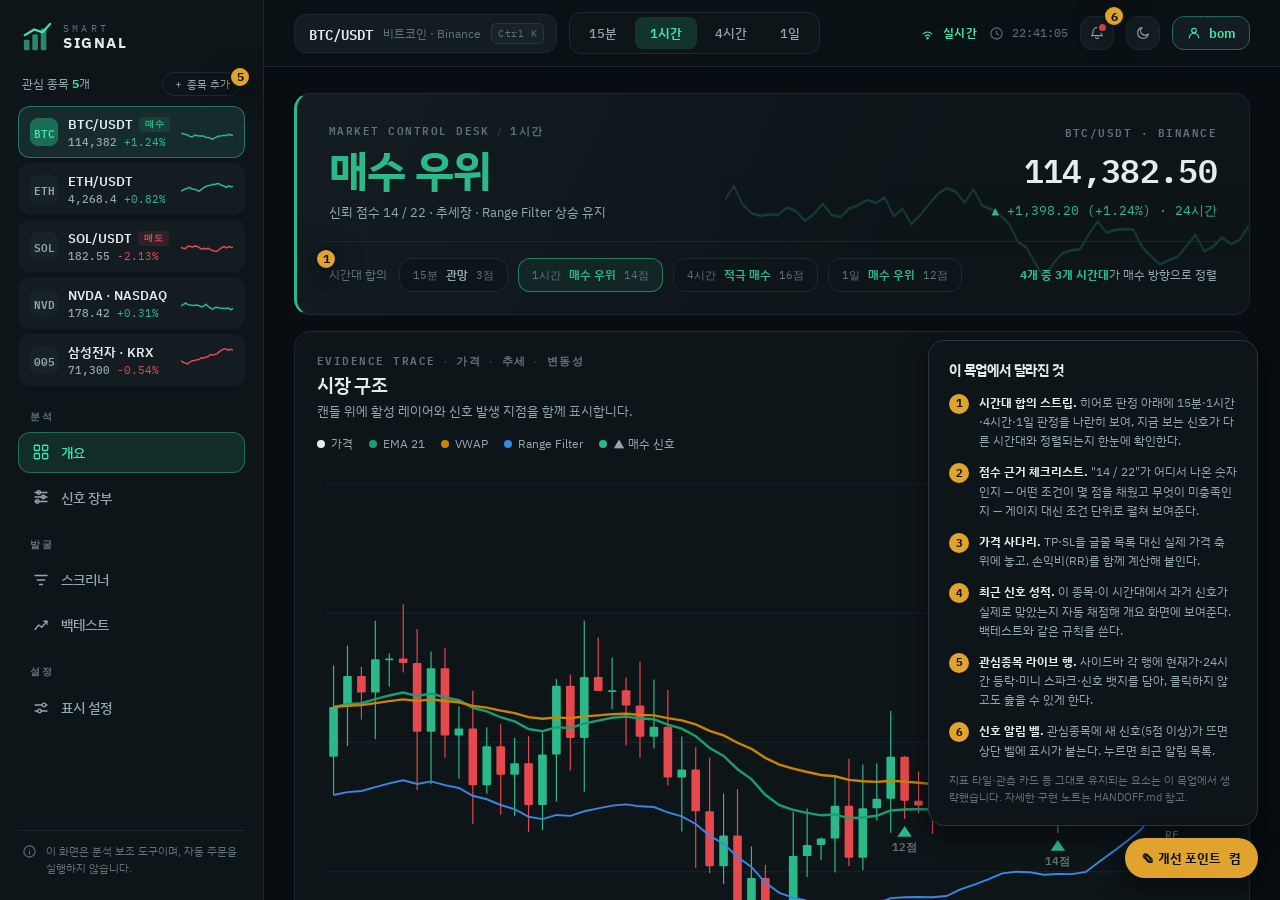
<file: docs/mockup/smartsignal-improved.html>
<!DOCTYPE html>
<html lang="ko">
<head>
<meta charset="UTF-8" />
<meta name="viewport" content="width=device-width, initial-scale=1.0" />
<title>SmartSignal 개선 목업</title>
<link rel="icon" href="data:image/svg+xml,<svg xmlns=%22http://www.w3.org/2000/svg%22 viewBox=%220 0 100 100%22><text y=%22.9em%22 font-size=%2290%22>📊</text></svg>" />
<link rel="preconnect" href="https://fonts.googleapis.com">
<link rel="preconnect" href="https://fonts.gstatic.com" crossorigin>
<link href="https://fonts.googleapis.com/css2?family=IBM+Plex+Sans+KR:wght@300;400;500;600;700&family=IBM+Plex+Mono:wght@400;500;600&display=swap" rel="stylesheet">
<style>
/* ═══════════════════════════════════════════════════════════════
   SmartSignal 개선 목업 — 정적 HTML, 실데이터 없음.

   토큰은 frontend/styles.css 와 동일한 이름·값을 쓴다. 목업에서 승인된
   컴포넌트를 본 코드로 옮길 때 클래스와 변수명이 그대로 통하게 하기 위함.
   다크가 기본, 라이트는 [data-theme="light"] 로만 덮어쓴다.
   ═══════════════════════════════════════════════════════════════ */
:root {
  color-scheme: dark;
  --bg:#070D10; --surface-1:#0D1519; --surface-2:#121C21; --surface-3:#172329;
  --border:#1C2A30; --border-2:#26383F;
  --ink:#E3EDEB; --ink-2:#93A8AC; --ink-3:#5F7378;
  --accent:#3EE8B0; --accent-dim:#1C6D55; --accent-ink:#04211A;
  --bull:#2BB98A; --bear:#E5484D; --warn:#E0A32E;
  --s-ema:#199e70; --s-vwap:#c98500; --s-rf:#3987e5; --s-band:#46606B;
  --grid:#152128;
  --tone-blue:#5B9CF0; --tone-violet:#A98BE0;
  --note:#E0A32E;
  --shadow-pop:0 8px 26px rgba(0,0,0,.55);
  --r-sm:8px; --r-md:12px; --r-lg:16px;
  --sans:"IBM Plex Sans KR",-apple-system,"Apple SD Gothic Neo","Malgun Gothic",sans-serif;
  --mono:"IBM Plex Mono",ui-monospace,SFMono-Regular,monospace;
}
:root[data-theme="light"] {
  color-scheme: light;
  --bg:#F4F7F6; --surface-1:#FFFFFF; --surface-2:#F1F5F4; --surface-3:#E6ECEA;
  --border:#DCE4E2; --border-2:#C3CFCC;
  --ink:#10201C; --ink-2:#4E635E; --ink-3:#7C918C;
  --accent:#0B8F68; --accent-dim:#C6EBDC; --accent-ink:#FFFFFF;
  --bull:#0E8A63; --bear:#C4322F; --warn:#A2700F;
  --s-ema:#12805A; --s-vwap:#A06A00; --s-rf:#2a78d6; --s-band:#8598A0;
  --grid:#E4EBE9;
  --tone-blue:#2a78d6; --tone-violet:#6E4F94;
  --note:#A2700F;
  --shadow-pop:0 8px 22px rgba(16,32,28,.14);
}

* { box-sizing:border-box; }
html,body { margin:0; padding:0; height:100%; background:var(--bg); color:var(--ink);
  font-family:var(--sans); font-size:14px; line-height:1.55; -webkit-font-smoothing:antialiased; }
h1,h2,h3 { margin:0; letter-spacing:-0.015em; }
p,dl,dd { margin:0; }
button { font-family:inherit; cursor:pointer; }
svg.icon { fill:none; stroke:currentColor; stroke-width:1.7; stroke-linecap:round; stroke-linejoin:round; }
:focus-visible { outline:2px solid var(--accent); outline-offset:2px; border-radius:4px; }

.eyebrow { font-family:var(--mono); font-size:10.5px; font-weight:600; letter-spacing:.14em;
  text-transform:uppercase; color:var(--ink-3); display:flex; align-items:center; gap:6px; }
.eyebrow .sep { color:var(--border-2); }
.card-sub { color:var(--ink-2); font-size:12.5px; line-height:1.6; }
.fine { color:var(--ink-3); font-size:11px; line-height:1.6; }
.mono { font-family:var(--mono); font-variant-numeric:tabular-nums; }
.up { color:var(--bull); } .dn { color:var(--bear); } .mut { color:var(--ink-3); }

/* ══════════════ 셸 ══════════════ */
#shell { display:grid; grid-template-columns:264px 1fr; grid-template-rows:minmax(0,1fr); height:100vh; overflow:hidden; }
#sidebar { background:var(--surface-1); border-right:1px solid var(--border);
  display:flex; flex-direction:column; gap:20px; padding:22px 18px; overflow-y:auto; min-height:0; }

.brand { display:flex; align-items:center; gap:11px; padding:0 4px; }
.brand-mark { width:30px; height:30px; color:var(--accent); }
.brand-mark rect { fill:currentColor; stroke:none; opacity:.55; }
.brand-mark path { stroke:currentColor; fill:none; stroke-width:2.4; stroke-linecap:round; stroke-linejoin:round; }
.brand-text { display:flex; flex-direction:column; line-height:1.15; }
.brand-text span { font-family:var(--mono); font-size:10px; letter-spacing:.32em; color:var(--ink-3); text-transform:uppercase; }
.brand-text strong { font-size:15px; font-weight:700; letter-spacing:.1em; }

.side-head { display:flex; align-items:center; justify-content:space-between; font-size:12px; color:var(--ink-2); padding:0 4px; }
.side-head b { color:var(--accent); font-family:var(--mono); }
.mini-btn { background:transparent; border:1px solid var(--border); color:var(--ink-2);
  border-radius:999px; padding:3px 10px; font-size:11px; }
.mini-btn:hover { border-color:var(--accent-dim); color:var(--accent); }

/* ⑤ 관심종목 라이브 행 — 시세·등락·스파크·신호 뱃지를 행 안에 담는다 */
.watch-block { display:flex; flex-direction:column; gap:10px; position:relative; }
#watchlistList { display:flex; flex-direction:column; gap:5px; }
.watch-row { display:grid; grid-template-columns:auto 1fr auto; grid-template-rows:auto auto;
  column-gap:10px; row-gap:2px; align-items:center;
  padding:8px 11px; border-radius:var(--r-md); background:var(--surface-2);
  border:1px solid transparent; text-align:left; color:var(--ink); width:100%; }
.watch-row:hover { border-color:var(--border-2); }
.watch-row.current { border-color:color-mix(in srgb,var(--accent) 40%,transparent);
  background:color-mix(in srgb,var(--accent) 8%,var(--surface-2)); }
.watch-badge { grid-row:1/3; width:28px; height:28px; border-radius:var(--r-sm); display:grid; place-items:center;
  font-family:var(--mono); font-size:11px; font-weight:600; background:var(--surface-3); color:var(--ink-2); }
.watch-row.current .watch-badge { background:var(--accent-dim); color:var(--accent); }
.watch-name { display:flex; align-items:center; gap:6px; min-width:0; }
.watch-name strong { font-size:12.5px; font-weight:600; white-space:nowrap; overflow:hidden; text-overflow:ellipsis; }
.sig-tag { font-size:9px; font-weight:700; font-family:var(--mono); letter-spacing:.06em;
  padding:1px 6px; border-radius:4px; flex:0 0 auto; }
.sig-tag.buy  { color:var(--bull); background:color-mix(in srgb,var(--bull) 14%,transparent); }
.sig-tag.sell { color:var(--bear); background:color-mix(in srgb,var(--bear) 14%,transparent); }
.watch-price { grid-column:2; display:flex; gap:7px; align-items:baseline;
  font-family:var(--mono); font-size:10.5px; font-variant-numeric:tabular-nums; color:var(--ink-3); }
.watch-price b { font-weight:500; color:var(--ink-2); }
.watch-spark { grid-row:1/3; grid-column:3; width:52px; height:26px; }
.watch-spark polyline { fill:none; stroke-width:1.5; }

#nav { display:flex; flex-direction:column; gap:4px; }
.nav-group { font-family:var(--mono); font-size:9.5px; font-weight:600; letter-spacing:.16em;
  text-transform:uppercase; color:var(--ink-3); padding:14px 12px 5px; }
.nav-group:first-child { padding-top:2px; }
.nav-item { display:flex; align-items:center; gap:11px; padding:10px 13px; border-radius:var(--r-md);
  background:transparent; border:1px solid transparent; color:var(--ink-2);
  font-size:13.5px; font-weight:500; text-align:left; }
.nav-item svg { width:18px; height:18px; flex:0 0 auto; }
.nav-item:hover { background:var(--surface-2); color:var(--ink); }
.nav-item.active { background:color-mix(in srgb,var(--accent) 11%,transparent);
  border-color:color-mix(in srgb,var(--accent) 34%,transparent); color:var(--accent); }

.disclaimer { margin-top:auto; display:flex; gap:9px; font-size:11px; line-height:1.6;
  color:var(--ink-3); padding:12px 4px 0; border-top:1px solid var(--border); }
.disclaimer svg { width:15px; height:15px; flex:0 0 auto; margin-top:1px; }

/* ══════════════ 메인 ══════════════ */
#main { display:flex; flex-direction:column; min-width:0; min-height:0; }
#topline { display:flex; align-items:center; gap:12px; padding:12px 30px;
  border-bottom:1px solid var(--border); background:color-mix(in srgb,var(--surface-1) 55%,transparent); }
.symbol-btn { display:flex; align-items:center; gap:10px; padding:7px 12px 7px 14px;
  border-radius:var(--r-md); background:var(--surface-2); border:1px solid var(--border); color:var(--ink); }
.symbol-btn:hover { border-color:var(--accent-dim); background:var(--surface-3); }
.sb-sym { font-family:var(--mono); font-size:13.5px; font-weight:600; white-space:nowrap; }
.sb-name { font-size:11.5px; color:var(--ink-3); white-space:nowrap; }
.sb-key { font-family:var(--mono); font-size:9.5px; letter-spacing:.06em; padding:3px 6px;
  border-radius:5px; background:var(--surface-3); border:1px solid var(--border-2); color:var(--ink-3); }
.segmented { display:flex; gap:3px; padding:4px; background:var(--surface-1);
  border:1px solid var(--border); border-radius:var(--r-md); }
.segmented button { background:transparent; border:none; color:var(--ink-2);
  padding:7px 15px; border-radius:var(--r-sm); font-size:12.5px; font-weight:500; }
.segmented button.active { background:color-mix(in srgb,var(--accent) 14%,transparent); color:var(--accent); font-weight:600; }
.top-spacer { flex:1; }
.feed-state { display:flex; align-items:center; gap:8px; font-size:12px; color:var(--accent);
  font-weight:600; letter-spacing:.04em; }
.feed-state svg { width:15px; height:15px; }
.feed-time { display:flex; align-items:center; gap:8px; color:var(--ink-3);
  font-family:var(--mono); font-size:11.5px; }
.feed-time svg { width:15px; height:15px; }
.icon-btn { background:var(--surface-2); border:1px solid var(--border); color:var(--ink-2);
  border-radius:var(--r-md); width:34px; height:34px; display:grid; place-items:center; position:relative; }
.icon-btn svg { width:16px; height:16px; }
.icon-btn:hover { color:var(--accent); border-color:var(--accent-dim); }
/* ⑥ 알림 벨 — 새 신호가 있으면 점이 붙는다 */
.bell-dot { position:absolute; top:7px; right:7px; width:7px; height:7px; border-radius:50%;
  background:var(--bear); box-shadow:0 0 0 2px var(--surface-2); }
.account-btn { display:flex; align-items:center; gap:7px; padding:7px 13px; border-radius:var(--r-md);
  background:var(--surface-2); border:1px solid var(--accent-dim); color:var(--accent);
  font-size:12.5px; font-weight:600; }
.account-btn svg { width:16px; height:16px; }

#viewport { flex:1; overflow-y:auto; padding:26px 30px 60px; }
.view { display:flex; flex-direction:column; gap:16px; max-width:1580px; }

/* ══════════════ 카드 공통 ══════════════ */
.card { background:var(--surface-1); border:1px solid var(--border); border-radius:var(--r-lg);
  padding:20px 22px; display:flex; flex-direction:column; gap:14px; min-width:0; position:relative; }
.card-head { display:flex; align-items:flex-start; justify-content:space-between; gap:14px; }
.card-head h2 { font-size:19px; font-weight:600; margin-top:3px; }
.regime-pill { font-size:11px; font-weight:600; padding:5px 12px; border-radius:999px;
  background:var(--surface-3); color:var(--ink-2); border:1px solid var(--border-2); white-space:nowrap; }
.regime-pill.bull { color:var(--bull); border-color:color-mix(in srgb,var(--bull) 40%,transparent);
  background:color-mix(in srgb,var(--bull) 11%,transparent); }
.live-dot { width:7px; height:7px; border-radius:50%; background:var(--accent); display:inline-block;
  box-shadow:0 0 0 3px color-mix(in srgb,var(--accent) 18%,transparent); }

/* ══════════════ 판정 히어로 ══════════════ */
.verdict-card { position:relative; overflow:hidden; display:flex; flex-direction:column; gap:18px;
  padding:28px 32px 22px; border-radius:var(--r-lg);
  background:linear-gradient(115deg,var(--surface-2) 0%,var(--surface-1) 62%);
  border:1px solid var(--border); border-left:3px solid var(--bull); }
.verdict-top { display:flex; align-items:center; justify-content:space-between; gap:30px; }
.verdict-body { display:flex; flex-direction:column; gap:9px; position:relative; z-index:1; }
.verdict-word { font-size:44px; font-weight:700; line-height:1.05; color:var(--bull); }
.verdict-sub { color:var(--ink-2); font-size:13px; }
.verdict-price { text-align:right; display:flex; flex-direction:column; gap:5px; align-items:flex-end;
  position:relative; z-index:1; }
.verdict-price .eyebrow { justify-content:flex-end; }
.price-value { font-family:var(--mono); font-size:33px; font-weight:600; letter-spacing:-.02em;
  font-variant-numeric:tabular-nums; }
.delta { font-family:var(--mono); font-size:12.5px; font-variant-numeric:tabular-nums; }
#heroSpark { position:absolute; inset:0 0 0 auto; width:55%; height:100%; opacity:.22; pointer-events:none; }

/* ① 멀티 타임프레임 합의 스트립 */
.mtf-strip { position:relative; z-index:1; display:flex; align-items:center; gap:10px; flex-wrap:wrap;
  padding-top:16px; border-top:1px solid var(--border); }
.mtf-label { font-size:11.5px; color:var(--ink-3); margin-right:2px; }
.mtf-cell { display:flex; align-items:center; gap:8px; padding:7px 13px; border-radius:var(--r-md);
  background:var(--surface-1); border:1px solid var(--border); font-size:12px; color:var(--ink-2); }
.mtf-cell .tf { font-family:var(--mono); font-size:10.5px; color:var(--ink-3); }
.mtf-cell .vd { font-weight:600; }
.mtf-cell .pt { font-family:var(--mono); font-size:10.5px; color:var(--ink-3); font-variant-numeric:tabular-nums; }
.mtf-cell.bull .vd { color:var(--bull); }
.mtf-cell.bear .vd { color:var(--bear); }
.mtf-cell.is-current { border-color:color-mix(in srgb,var(--accent) 45%,transparent);
  background:color-mix(in srgb,var(--accent) 8%,var(--surface-1)); }
.mtf-sum { margin-left:auto; font-size:11.5px; color:var(--ink-2); }
.mtf-sum b { color:var(--bull); }

/* ══════════════ 본문 그리드 ══════════════ */
.overview-grid { display:grid; grid-template-columns:minmax(0,1.62fr) minmax(340px,1fr); gap:16px; align-items:start; }
.overview-side { display:flex; flex-direction:column; gap:16px; min-width:0; }

/* 차트 카드 */
.legend { display:flex; gap:16px; list-style:none; margin:0; padding:0; flex-wrap:wrap; }
.legend li { display:flex; align-items:center; gap:6px; font-size:11.5px; color:var(--ink-2); }
.legend i { width:8px; height:8px; border-radius:50%; display:block; }
.chart-wrap { position:relative; }
#chartSvg { width:100%; height:auto; display:block; cursor:crosshair; }
#chartSvg text { font-family:var(--mono); font-size:9px; fill:var(--ink-3); }
#chartSvg .serieslabel { font-size:9.5px; font-weight:600; }
#chartReadout { position:absolute; top:8px; left:8px; background:color-mix(in srgb,var(--surface-3) 92%,transparent);
  border:1px solid var(--border-2); border-radius:var(--r-sm); padding:7px 10px;
  font-family:var(--mono); font-size:10.5px; line-height:1.65; white-space:pre; pointer-events:none; display:none; }

/* ② 점수 근거 체크리스트 */
.score-head { display:flex; align-items:center; justify-content:space-between; gap:16px; }
.score-big { display:flex; align-items:baseline; gap:6px; font-family:var(--mono); }
.score-big strong { font-size:30px; font-weight:600; color:var(--bull); font-variant-numeric:tabular-nums; }
.score-big span { font-size:12px; color:var(--ink-3); }
.evi-list { display:flex; flex-direction:column; }
.evi-row { display:flex; align-items:center; gap:10px; padding:8px 0; border-bottom:1px solid var(--border);
  font-size:12.5px; color:var(--ink); }
.evi-row:last-child { border-bottom:none; }
.evi-row .tick { width:17px; height:17px; border-radius:50%; display:grid; place-items:center; flex:0 0 auto;
  background:color-mix(in srgb,var(--bull) 14%,transparent); color:var(--bull); }
.evi-row .tick svg { width:11px; height:11px; }
.evi-row .pts { margin-left:auto; font-family:var(--mono); font-size:12px; font-weight:600;
  color:var(--bull); font-variant-numeric:tabular-nums; }
.evi-row.off { color:var(--ink-3); }
.evi-row.off .tick { background:var(--surface-3); color:var(--ink-3); }
.evi-row.off .pts { color:var(--ink-3); font-weight:400; }
.evi-more { background:transparent; border:none; color:var(--ink-3); font-size:11.5px;
  padding:8px 0 0; text-align:left; }
.evi-more:hover { color:var(--accent); }

/* ③ 가격 사다리 — 진입·TP·SL 을 실제 가격 축 위에 놓는다 */
.ladder { position:relative; height:64px; margin:8px 2px 2px; }
.ladder-track { position:absolute; left:0; right:0; top:30px; height:4px; border-radius:999px; background:var(--surface-3); }
.ladder-zone { position:absolute; top:30px; height:4px; border-radius:999px; }
.ladder-zone.gain { background:color-mix(in srgb,var(--bull) 45%,transparent); }
.ladder-zone.loss { background:color-mix(in srgb,var(--bear) 45%,transparent); }
.ladder-pt { position:absolute; top:0; transform:translateX(-50%); display:flex; flex-direction:column;
  align-items:center; gap:3px; }
.ladder-pt .lp-name { font-size:10px; font-weight:600; color:var(--ink-2); white-space:nowrap; }
.ladder-pt .lp-dot { width:10px; height:10px; border-radius:50%; border:2px solid var(--surface-1); }
.ladder-pt .lp-val { font-family:var(--mono); font-size:10px; color:var(--ink-3);
  font-variant-numeric:tabular-nums; white-space:nowrap; }
.ladder-pt.entry .lp-dot { background:var(--ink); }
.ladder-pt.tp .lp-dot { background:var(--bull); }
.ladder-pt.sl .lp-dot { background:var(--bear); }
.ladder-pt.entry .lp-name { color:var(--ink); }
.rr-row { display:flex; gap:8px; flex-wrap:wrap; }
.rr-pill { font-family:var(--mono); font-size:11px; padding:4px 11px; border-radius:999px;
  background:var(--surface-2); border:1px solid var(--border); color:var(--ink-2); }
.rr-pill b { color:var(--ink); font-weight:600; }

/* ④ 최근 신호 성적 */
.hist-stats { display:grid; grid-template-columns:repeat(3,minmax(0,1fr)); gap:12px; }
.hist-stat { background:var(--surface-2); border:1px solid var(--border); border-radius:var(--r-md);
  padding:12px 14px; display:flex; flex-direction:column; gap:3px; }
.hist-stat .hs-val { font-family:var(--mono); font-size:21px; font-weight:600; font-variant-numeric:tabular-nums; }
.hist-stat .hs-label { font-size:11px; color:var(--ink-3); }
.table-wrap { overflow-x:auto; }
table.data { width:100%; border-collapse:collapse; font-size:12.5px; }
table.data th { text-align:left; font-weight:500; color:var(--ink-3); font-size:10px;
  letter-spacing:.08em; text-transform:uppercase; padding:0 10px 10px; white-space:nowrap; }
table.data td { padding:10px; border-top:1px solid var(--border); white-space:nowrap; }
table.data td.num, table.data th.num { text-align:right; font-family:var(--mono); font-variant-numeric:tabular-nums; }
.oc-tag { display:inline-flex; align-items:center; gap:5px; font-size:11px; font-weight:600;
  padding:3px 10px; border-radius:999px; }
.oc-tag.tp   { color:var(--bull); background:color-mix(in srgb,var(--bull) 12%,transparent); }
.oc-tag.sl   { color:var(--bear); background:color-mix(in srgb,var(--bear) 12%,transparent); }
.oc-tag.time { color:var(--ink-3); background:var(--surface-3); }
.oc-tag.open { color:var(--warn); background:color-mix(in srgb,var(--warn) 12%,transparent); }

/* ══════════════ 개선 포인트 주석 ══════════════
   목업 전용 장치 — 본 구현에는 들어가지 않는다. */
.note-badge { position:absolute; z-index:20; width:22px; height:22px; border-radius:50%;
  display:grid; place-items:center; font-family:var(--mono); font-size:11.5px; font-weight:700;
  background:var(--note); color:#0D1519; border:2px solid var(--surface-1);
  box-shadow:var(--shadow-pop); pointer-events:none; }
body:not(.notes-on) .note-badge, body:not(.notes-on) #notesPanel { display:none; }
#notesToggle { position:fixed; right:22px; bottom:22px; z-index:60; display:flex; align-items:center;
  gap:8px; padding:11px 17px; border-radius:999px; background:var(--note); color:#0D1519;
  border:none; font-size:12.5px; font-weight:700; box-shadow:var(--shadow-pop); }
#notesPanel { position:fixed; right:22px; bottom:74px; z-index:59; width:330px; max-height:60vh;
  overflow-y:auto; background:var(--surface-1); border:1px solid var(--border-2);
  border-radius:var(--r-lg); padding:18px 20px; box-shadow:var(--shadow-pop);
  display:flex; flex-direction:column; gap:12px; }
#notesPanel h3 { font-size:14px; }
.np-item { display:flex; gap:10px; font-size:12px; color:var(--ink-2); line-height:1.6; }
.np-item .np-n { flex:0 0 auto; width:20px; height:20px; border-radius:50%; display:grid; place-items:center;
  font-family:var(--mono); font-size:10.5px; font-weight:700; background:var(--note); color:#0D1519; margin-top:1px; }
.np-item b { color:var(--ink); }

::-webkit-scrollbar { width:9px; height:9px; }
::-webkit-scrollbar-track { background:transparent; }
::-webkit-scrollbar-thumb { background:var(--border-2); border-radius:5px; }

@media (prefers-reduced-motion:reduce) { * { transition:none!important; animation:none!important; } }
@media (max-width:1280px) {
  .overview-grid { grid-template-columns:1fr; }
  .hist-stats { grid-template-columns:repeat(3,minmax(0,1fr)); }
}
@media (max-width:900px) {
  #shell { grid-template-columns:1fr; }
  #sidebar { display:none; }
  #viewport { padding:18px; }
  .verdict-top { flex-direction:column; align-items:flex-start; gap:18px; }
  .verdict-price { text-align:left; align-items:flex-start; }
  .verdict-price .eyebrow { justify-content:flex-start; }
  .mtf-sum { margin-left:0; width:100%; }
  .hist-stats { grid-template-columns:1fr; }
}
</style>
</head>
<body class="notes-on">

<div id="shell">

  <!-- ══════════════ 사이드바 ══════════════ -->
  <aside id="sidebar">
    <div class="brand">
      <svg class="brand-mark" viewBox="0 0 32 32" aria-hidden="true">
        <rect x="2" y="19" width="6" height="11" rx="1.5"/>
        <rect x="11" y="13" width="6" height="17" rx="1.5"/>
        <rect x="20" y="7" width="6" height="23" rx="1.5"/>
        <path d="M3 14 L13 8 L22 11 L30 2"/>
      </svg>
      <div class="brand-text"><span>SMART</span><strong>SIGNAL</strong></div>
    </div>

    <div class="watch-block">
      <span class="note-badge" style="top:-6px; right:-6px;">5</span>
      <div class="side-head">
        <span>관심 종목 <b>5</b>개</span>
        <button class="mini-btn">＋ 종목 추가</button>
      </div>
      <div id="watchlistList"></div>
    </div>

    <nav id="nav">
      <p class="nav-group">분석</p>
      <button class="nav-item active">
        <svg class="icon" viewBox="0 0 24 24" aria-hidden="true"><rect x="3" y="3" width="7" height="7" rx="1.5"/><rect x="14" y="3" width="7" height="7" rx="1.5"/><rect x="3" y="14" width="7" height="7" rx="1.5"/><rect x="14" y="14" width="7" height="7" rx="1.5"/></svg>
        개요
      </button>
      <button class="nav-item">
        <svg class="icon" viewBox="0 0 24 24" aria-hidden="true"><path d="M4 6h16M4 12h16M4 18h16"/><circle cx="9" cy="6" r="2.4"/><circle cx="15" cy="12" r="2.4"/><circle cx="7" cy="18" r="2.4"/></svg>
        신호 장부
      </button>
      <p class="nav-group">발굴</p>
      <button class="nav-item">
        <svg class="icon" viewBox="0 0 24 24" aria-hidden="true"><path d="M4 6h16M7 12h10M10 18h4"/></svg>
        스크리너
      </button>
      <button class="nav-item">
        <svg class="icon" viewBox="0 0 24 24" aria-hidden="true"><path d="M4 18L9 12l4 3 7-8"/><path d="M20 7h-4M20 7v4"/></svg>
        백테스트
      </button>
      <p class="nav-group">설정</p>
      <button class="nav-item">
        <svg class="icon" viewBox="0 0 24 24" aria-hidden="true"><path d="M4 8h10M18 8h2M4 16h4M12 16h8"/><circle cx="16" cy="8" r="2.4"/><circle cx="10" cy="16" r="2.4"/></svg>
        표시 설정
      </button>
    </nav>

    <p class="disclaimer">
      <svg class="icon" viewBox="0 0 24 24" aria-hidden="true"><circle cx="12" cy="12" r="9"/><path d="M12 16v-4M12 8.5v.01"/></svg>
      이 화면은 분석 보조 도구이며, 자동 주문을 실행하지 않습니다.
    </p>
  </aside>

  <!-- ══════════════ 메인 ══════════════ -->
  <div id="main">

    <header id="topline">
      <button class="symbol-btn" title="종목 바꾸기 (Ctrl+K)">
        <span class="sb-sym">BTC/USDT</span>
        <span class="sb-name">비트코인 · Binance</span>
        <kbd class="sb-key">Ctrl K</kbd>
      </button>
      <div class="segmented" role="group" aria-label="시간 단위">
        <button>15분</button>
        <button class="active">1시간</button>
        <button>4시간</button>
        <button>1일</button>
      </div>
      <div class="top-spacer"></div>
      <div class="feed-state">
        <svg class="icon" viewBox="0 0 24 24" aria-hidden="true"><path d="M5 12.5a10 10 0 0 1 14 0M8.5 16a5.5 5.5 0 0 1 7 0"/><circle cx="12" cy="19.5" r="1.2"/></svg>
        <span>실시간</span>
      </div>
      <div class="feed-time">
        <svg class="icon" viewBox="0 0 24 24" aria-hidden="true"><circle cx="12" cy="12" r="9"/><path d="M12 7.5V12l3 2"/></svg>
        <span>22:41:05</span>
      </div>
      <button class="icon-btn" title="신호 알림" style="position:relative;">
        <span class="note-badge" style="top:-12px; right:-12px;">6</span>
        <svg class="icon" viewBox="0 0 24 24" aria-hidden="true"><path d="M6 10a6 6 0 0 1 12 0c0 4 1.6 5.4 2.2 6H3.8C4.4 15.4 6 14 6 10z"/><path d="M10 19a2.2 2.2 0 0 0 4 0"/></svg>
        <span class="bell-dot" aria-label="새 알림 있음"></span>
      </button>
      <button class="icon-btn" id="themeBtn" title="라이트/다크 전환">
        <svg class="icon" viewBox="0 0 24 24" aria-hidden="true"><path d="M20 13.5A8 8 0 1 1 10.5 4a6.5 6.5 0 0 0 9.5 9.5z"/></svg>
      </button>
      <button class="account-btn" title="계정">
        <svg class="icon" viewBox="0 0 24 24" aria-hidden="true"><circle cx="12" cy="8.2" r="3.4"/><path d="M4.8 19.5a7.2 7.2 0 0 1 14.4 0"/></svg>
        <span>bom</span>
      </button>
    </header>

    <div id="viewport">
      <section class="view">

        <!-- ─── 판정 히어로 + MTF 합의 ─── -->
        <article class="verdict-card">
          <svg id="heroSpark" preserveAspectRatio="none" aria-hidden="true"></svg>
          <div class="verdict-top">
            <div class="verdict-body">
              <p class="eyebrow">MARKET CONTROL DESK <span class="sep">/</span> 1시간</p>
              <h1 class="verdict-word">매수 우위</h1>
              <p class="verdict-sub">신뢰 점수 14 / 22 · 추세장 · Range Filter 상승 유지</p>
            </div>
            <div class="verdict-price">
              <p class="eyebrow">BTC/USDT · BINANCE</p>
              <strong class="price-value">114,382.50</strong>
              <p class="delta up">▲ +1,398.20 (+1.24%) · 24시간</p>
            </div>
          </div>
          <div class="mtf-strip">
            <span class="note-badge" style="top:6px; left:-14px;">1</span>
            <span class="mtf-label">시간대 합의</span>
            <div class="mtf-cell"><span class="tf">15분</span><span class="vd">관망</span><span class="pt">3점</span></div>
            <div class="mtf-cell bull is-current"><span class="tf">1시간</span><span class="vd">매수 우위</span><span class="pt">14점</span></div>
            <div class="mtf-cell bull"><span class="tf">4시간</span><span class="vd">적극 매수</span><span class="pt">16점</span></div>
            <div class="mtf-cell bull"><span class="tf">1일</span><span class="vd">매수 우위</span><span class="pt">12점</span></div>
            <span class="mtf-sum"><b>4개 중 3개 시간대</b>가 매수 방향으로 정렬</span>
          </div>
        </article>

        <!-- ─── 차트 + 근거·수준 ─── -->
        <div class="overview-grid">

          <article class="card">
            <header class="card-head">
              <div>
                <p class="eyebrow">EVIDENCE TRACE <span class="sep">·</span> 가격 <span class="sep">·</span> 추세 <span class="sep">·</span> 변동성</p>
                <h2>시장 구조</h2>
                <p class="card-sub">캔들 위에 활성 레이어와 신호 발생 지점을 함께 표시합니다.</p>
              </div>
              <span class="regime-pill bull">추세장 · ADX 31.2</span>
            </header>
            <ul class="legend">
              <li><i style="background:var(--ink)"></i>가격</li>
              <li><i style="background:var(--s-ema)"></i>EMA 21</li>
              <li><i style="background:var(--s-vwap)"></i>VWAP</li>
              <li><i style="background:var(--s-rf)"></i>Range Filter</li>
              <li><i style="background:var(--bull)"></i>▲ 매수 신호</li>
            </ul>
            <div class="chart-wrap">
              <svg id="chartSvg" viewBox="0 0 760 470" aria-label="BTC/USDT 1시간 캔들 차트 (목업 데이터)"></svg>
              <div id="chartReadout"></div>
            </div>
          </article>

          <div class="overview-side">

            <!-- ② 점수 근거 체크리스트 -->
            <article class="card">
              <span class="note-badge" style="top:-8px; left:-8px;">2</span>
              <header class="card-head">
                <div>
                  <p class="eyebrow"><span class="live-dot"></span> 현재 종합 신호</p>
                  <h2>왜 매수 우위인가</h2>
                </div>
                <div class="score-big"><strong>14</strong><span>/ 22</span></div>
              </header>
              <div class="evi-list">
                <div class="evi-row">
                  <span class="tick"><svg class="icon" viewBox="0 0 24 24"><path d="M5 12.5l4.5 4.5L19 7.5"/></svg></span>
                  MACD 상승 전환 <span class="pts">+3</span>
                </div>
                <div class="evi-row">
                  <span class="tick"><svg class="icon" viewBox="0 0 24 24"><path d="M5 12.5l4.5 4.5L19 7.5"/></svg></span>
                  OBV 매수 다이버전스 <span class="pts">+3</span>
                </div>
                <div class="evi-row">
                  <span class="tick"><svg class="icon" viewBox="0 0 24 24"><path d="M5 12.5l4.5 4.5L19 7.5"/></svg></span>
                  VWAP 상방 복귀 <span class="pts">+2</span>
                </div>
                <div class="evi-row">
                  <span class="tick"><svg class="icon" viewBox="0 0 24 24"><path d="M5 12.5l4.5 4.5L19 7.5"/></svg></span>
                  EMA 정배열 <span class="pts">+2</span>
                </div>
                <div class="evi-row">
                  <span class="tick"><svg class="icon" viewBox="0 0 24 24"><path d="M5 12.5l4.5 4.5L19 7.5"/></svg></span>
                  피보나치 0.618 지지 <span class="pts">+2</span>
                </div>
                <div class="evi-row">
                  <span class="tick"><svg class="icon" viewBox="0 0 24 24"><path d="M5 12.5l4.5 4.5L19 7.5"/></svg></span>
                  스토캐스틱 과매도 반등 <span class="pts">+2</span>
                </div>
                <div class="evi-row off">
                  <span class="tick"><svg class="icon" viewBox="0 0 24 24"><path d="M7 12h10"/></svg></span>
                  고래 매집 (거래량 급증) <span class="pts">0/3</span>
                </div>
                <div class="evi-row off">
                  <span class="tick"><svg class="icon" viewBox="0 0 24 24"><path d="M7 12h10"/></svg></span>
                  RSI 과매도 <span class="pts">0/2</span>
                </div>
              </div>
              <button class="evi-more">미충족 조건 5개 더 보기 ▾</button>
              <p class="fine">추세장이므로 원점수를 그대로 반영했습니다. 횡보장에서는 60%로 감액됩니다.</p>
            </article>

            <!-- ③ 가격 사다리 -->
            <article class="card">
              <span class="note-badge" style="top:-8px; left:-8px;">3</span>
              <header class="card-head">
                <div>
                  <p class="eyebrow">가격 장부</p>
                  <h2>참고 수준</h2>
                </div>
              </header>
              <div class="ladder">
                <div class="ladder-track"></div>
                <!-- 축: 111,500 ~ 119,200 -->
                <div class="ladder-zone loss" style="left:15.1%; width:22.4%;"></div>
                <div class="ladder-zone gain" style="left:37.5%; width:50.5%;"></div>
                <div class="ladder-pt sl" style="left:15.1%;">
                  <span class="lp-name">손절 SL</span><span class="lp-dot"></span><span class="lp-val">112,660</span>
                </div>
                <div class="ladder-pt entry" style="left:37.5%;">
                  <span class="lp-name">진입가</span><span class="lp-dot"></span><span class="lp-val">114,382</span>
                </div>
                <div class="ladder-pt tp" style="left:64.2%;">
                  <span class="lp-name">목표 TP1</span><span class="lp-dot"></span><span class="lp-val">116,440</span>
                </div>
                <div class="ladder-pt tp" style="left:88%;">
                  <span class="lp-name">목표 TP2</span><span class="lp-dot"></span><span class="lp-val">118,270</span>
                </div>
              </div>
              <div class="rr-row">
                <span class="rr-pill">TP1 손익비 <b>1 : 1.2</b></span>
                <span class="rr-pill">TP2 손익비 <b>1 : 2.3</b></span>
                <span class="rr-pill">SL까지 <b>−1.5%</b></span>
              </div>
              <p class="fine">신호가 발생한 경우에만 TP·SL을 산출합니다. 실제 주문과 자동 연결되지 않습니다.</p>
            </article>
          </div>
        </div>

        <!-- ④ 최근 신호 성적 -->
        <article class="card">
          <span class="note-badge" style="top:-8px; left:-8px;">4</span>
          <header class="card-head">
            <div>
              <p class="eyebrow">SIGNAL TRACK RECORD <span class="sep">/</span> BTC/USDT · 1시간</p>
              <h2>이 종목에서 신호가 맞았는가</h2>
              <p class="card-sub">최근 신호 20건을 백테스트 규칙(TP/SL/48봉 만료)으로 자동 채점한 결과입니다.</p>
            </div>
            <span class="regime-pill">최근 30일</span>
          </header>
          <div class="hist-stats">
            <div class="hist-stat"><span class="hs-val up">62%</span><span class="hs-label">TP 도달률 (20건 중 13건)</span></div>
            <div class="hist-stat"><span class="hs-val up">+0.9%</span><span class="hs-label">신호당 평균 손익 (수수료 0.1% 차감)</span></div>
            <div class="hist-stat"><span class="hs-val">7점↑</span><span class="hs-label">이 종목에서 성적이 가장 좋은 점수대</span></div>
          </div>
          <div class="table-wrap">
            <table class="data">
              <thead>
                <tr><th>발생 시각</th><th>신호</th><th class="num">점수</th><th class="num">진입가</th><th>결과</th><th class="num">손익</th></tr>
              </thead>
              <tbody>
                <tr>
                  <td class="mono mut">08-24 13:00</td><td class="up">매수 우위</td><td class="num">14</td>
                  <td class="num">113,240</td><td><span class="oc-tag open">● 진행 중 · 12봉째</span></td><td class="num up">+1.0%</td>
                </tr>
                <tr>
                  <td class="mono mut">08-22 14:00</td><td class="up">매수 우위</td><td class="num">12</td>
                  <td class="num">109,810</td><td><span class="oc-tag tp">TP1 도달</span></td><td class="num up">+1.8%</td>
                </tr>
                <tr>
                  <td class="mono mut">08-21 09:00</td><td class="up">적극 매수</td><td class="num">15</td>
                  <td class="num">107,420</td><td><span class="oc-tag tp">TP2 도달</span></td><td class="num up">+3.4%</td>
                </tr>
                <tr>
                  <td class="mono mut">08-19 22:00</td><td class="dn">매도 우위</td><td class="num">9</td>
                  <td class="num">108,930</td><td><span class="oc-tag sl">SL 이탈</span></td><td class="num dn">−1.2%</td>
                </tr>
                <tr>
                  <td class="mono mut">08-18 11:00</td><td class="up">매수 우위</td><td class="num">11</td>
                  <td class="num">106,180</td><td><span class="oc-tag time">48봉 만료</span></td><td class="num up">+0.4%</td>
                </tr>
              </tbody>
            </table>
          </div>
          <p class="fine">과거 성적이 미래 수익을 보장하지 않습니다. 백테스트 화면과 같은 규칙으로 계산합니다.</p>
        </article>

      </section>
    </div><!-- /viewport -->
  </div><!-- /main -->
</div><!-- /shell -->

<!-- ══════════════ 개선 포인트 패널 (목업 전용) ══════════════ -->
<button id="notesToggle" aria-pressed="true">✎ 개선 포인트 <b id="notesState">켬</b></button>
<aside id="notesPanel" aria-label="개선 포인트 설명">
  <h3>이 목업에서 달라진 것</h3>
  <div class="np-item"><span class="np-n">1</span><p><b>시간대 합의 스트립.</b> 히어로 판정 아래에 15분·1시간·4시간·1일 판정을 나란히 보여, 지금 보는 신호가 다른 시간대와 정렬되는지 한눈에 확인한다.</p></div>
  <div class="np-item"><span class="np-n">2</span><p><b>점수 근거 체크리스트.</b> "14 / 22"가 어디서 나온 숫자인지 — 어떤 조건이 몇 점을 채웠고 무엇이 미충족인지 — 게이지 대신 조건 단위로 펼쳐 보여준다.</p></div>
  <div class="np-item"><span class="np-n">3</span><p><b>가격 사다리.</b> TP·SL을 글줄 목록 대신 실제 가격 축 위에 놓고, 손익비(RR)를 함께 계산해 붙인다.</p></div>
  <div class="np-item"><span class="np-n">4</span><p><b>최근 신호 성적.</b> 이 종목·이 시간대에서 과거 신호가 실제로 맞았는지 자동 채점해 개요 화면에 보여준다. 백테스트와 같은 규칙을 쓴다.</p></div>
  <div class="np-item"><span class="np-n">5</span><p><b>관심종목 라이브 행.</b> 사이드바 각 행에 현재가·24시간 등락·미니 스파크·신호 뱃지를 담아, 클릭하지 않고도 훑을 수 있게 한다.</p></div>
  <div class="np-item"><span class="np-n">6</span><p><b>신호 알림 벨.</b> 관심종목에 새 신호(5점 이상)가 뜨면 상단 벨에 표시가 붙는다. 누르면 최근 알림 목록.</p></div>
  <p class="fine">지표 타일·관측 카드 등 그대로 유지되는 요소는 이 목업에서 생략했습니다. 자세한 구현 노트는 HANDOFF.md 참고.</p>
</aside>

<script>
/* ═══════════════ 목업 전용 스크립트 ═══════════════
   실데이터·API 호출 없음. 시드 고정 난수로 그럴듯한 시세를 만들어
   차트·스파크라인을 그리고, 테마/주석 토글만 동작한다. */
"use strict";

/* 시드 고정 난수 — 열 때마다 같은 그림이 나오게 */
function mulberry32(a){return function(){a|=0;a=a+0x6D2B79F5|0;let t=Math.imul(a^a>>>15,1|a);t=t+Math.imul(t^t>>>7,61|t)^t;return((t^t>>>14)>>>0)/4294967296;}}

/* URL 해시로 미리보기 상태 지정 — #light(라이트 테마), #clean(주석 숨김) */
if(location.hash.includes("light")) document.documentElement.dataset.theme="light";
if(location.hash.includes("clean")) document.body.classList.remove("notes-on");
document.addEventListener("DOMContentLoaded",()=>{
  const on=document.body.classList.contains("notes-on");
  document.getElementById("notesToggle").setAttribute("aria-pressed",String(on));
  document.getElementById("notesState").textContent=on?"켬":"끔";
});

/* ─── 테마 · 주석 토글 ─── */
document.getElementById("themeBtn").addEventListener("click",()=>{
  const r=document.documentElement;
  r.dataset.theme=r.dataset.theme==="light"?"":"light";
});
const notesToggle=document.getElementById("notesToggle");
notesToggle.addEventListener("click",()=>{
  const on=document.body.classList.toggle("notes-on");
  notesToggle.setAttribute("aria-pressed",String(on));
  document.getElementById("notesState").textContent=on?"켬":"끔";
});

/* ─── 사이드바 관심종목 (⑤) ─── */
const WATCH=[
  {sym:"BTC",name:"BTC/USDT",price:"114,382",delta:"+1.24%",up:true, sig:"매수", current:true, seed:11},
  {sym:"ETH",name:"ETH/USDT",price:"4,268.4",delta:"+0.82%",up:true, sig:null, seed:22},
  {sym:"SOL",name:"SOL/USDT",price:"182.55",delta:"-2.13%",up:false,sig:"매도", seed:33},
  {sym:"NVD",name:"NVDA · NASDAQ",price:"178.42",delta:"+0.31%",up:true, sig:null, seed:44},
  {sym:"005",name:"삼성전자 · KRX",price:"71,300",delta:"-0.54%",up:false,sig:null, seed:55},
];
function sparkPts(seed,n,w,h,drift){
  const rnd=mulberry32(seed); let v=h*0.55; const pts=[];
  for(let i=0;i<n;i++){ v+=(rnd()-0.5+drift)*h*0.16; v=Math.max(h*0.08,Math.min(h*0.92,v));
    pts.push((i/(n-1)*w).toFixed(1)+","+v.toFixed(1)); }
  return pts.join(" ");
}
document.getElementById("watchlistList").innerHTML=WATCH.map(r=>`
  <button class="watch-row${r.current?" current":""}">
    <span class="watch-badge">${r.sym}</span>
    <span class="watch-name"><strong>${r.name}</strong>${r.sig?`<span class="sig-tag ${r.sig==="매수"?"buy":"sell"}">${r.sig}</span>`:""}</span>
    <span class="watch-price"><b>${r.price}</b><span class="${r.up?"up":"dn"}">${r.delta}</span></span>
    <svg class="watch-spark" viewBox="0 0 52 26" preserveAspectRatio="none" aria-hidden="true">
      <polyline points="${sparkPts(r.seed,24,52,26,r.up?0.035:-0.035)}"
        style="stroke:${r.up?"var(--bull)":"var(--bear)"}"/>
    </svg>
  </button>`).join("");

/* ─── 히어로 배경 스파크 ─── */
(function(){
  const svg=document.getElementById("heroSpark");
  const w=600,h=160; svg.setAttribute("viewBox",`0 0 ${w} ${h}`);
  svg.innerHTML=`<polyline points="${sparkPts(7,60,w,h,0.05)}"
    style="fill:none;stroke:var(--bull);stroke-width:2"/>`;
})();

/* ─── 메인 캔들 차트 ───
   60봉 랜덤워크 + EMA21 + VWAP 근사 + RF 계단선 + 매수 신호 표식 2개.
   마우스를 올리면 세로 크로스헤어와 OHLC 리드아웃이 따라온다. */
(function(){
  const N=60, W=760, H=470, padL=8, padR=54, padT=14, padB=24;
  const plotW=W-padL-padR, plotH=H-padT-padB;
  const rnd=mulberry32(2024);

  /* 봉 생성 — 뒤 1/3 구간에 상승 드리프트를 줘 "매수 우위" 화면과 맞춘다 */
  const bars=[]; let close=109500;
  for(let i=0;i<N;i++){
    const drift=i>N*0.62?260:i>N*0.35?-60:40;
    const o=close;
    const c=o+drift+(rnd()-0.5)*1500;
    const hi=Math.max(o,c)+rnd()*600, lo=Math.min(o,c)-rnd()*600;
    bars.push({o,h:hi,l:lo,c}); close=c;
  }
  /* EMA21 */
  const k=2/22; let e=bars[0].c; const ema=bars.map(b=>(e=b.c*k+e*(1-k)));
  /* VWAP 근사 — 느린 EMA */
  const kv=2/45; let vw=bars[0].c; const vwap=bars.map(b=>(vw=b.c*kv+vw*(1-kv)));
  /* Range Filter — EMA에 밴드 오프셋을 준 계단선 근사 */
  const rf=ema.map(v=>v-900);

  let min=Infinity,max=-Infinity;
  bars.forEach(b=>{min=Math.min(min,b.l);max=Math.max(max,b.h);});
  min-=(max-min)*0.05; max+=(max-min)*0.05;
  const X=i=>padL+(i+0.5)/N*plotW;
  const Y=v=>padT+(1-(v-min)/(max-min))*plotH;
  const cw=Math.max(3,plotW/N*0.62);

  const svg=document.getElementById("chartSvg");
  let out="";
  /* 그리드 + 우측 가격 눈금 — 눈금은 성기게, 선은 후퇴색 */
  for(let g=0;g<5;g++){
    const v=min+(max-min)*g/4, y=Y(v);
    out+=`<line x1="${padL}" y1="${y}" x2="${W-padR}" y2="${y}" stroke="var(--grid)" stroke-width="1"/>`;
    out+=`<text x="${W-padR+6}" y="${y+3}">${Math.round(v).toLocaleString()}</text>`;
  }
  /* 캔들 — 몸통 사이 2px 여백은 cw 계수(0.62)로 확보 */
  bars.forEach((b,i)=>{
    const x=X(i), up=b.c>=b.o, col=up?"var(--bull)":"var(--bear)";
    out+=`<line x1="${x}" y1="${Y(b.h)}" x2="${x}" y2="${Y(b.l)}" stroke="${col}" stroke-width="1"/>`;
    const y1=Y(Math.max(b.o,b.c)), y2=Y(Math.min(b.o,b.c));
    out+=`<rect x="${x-cw/2}" y="${y1}" width="${cw}" height="${Math.max(1.5,y2-y1)}" rx="1" fill="${col}"/>`;
  });
  const line=(arr,col,wd)=>`<polyline points="${arr.map((v,i)=>X(i).toFixed(1)+","+Y(v).toFixed(1)).join(" ")}"
     fill="none" stroke="${col}" stroke-width="${wd}"/>`;
  out+=line(ema,"var(--s-ema)",2)+line(vwap,"var(--s-vwap)",2)+line(rf,"var(--s-rf)",1.6);
  /* 선 끝 직접 라벨 — 색만으로 시리즈를 구분하지 않기 위한 이중 부호화 */
  const lastX=X(N-1)+8;
  out+=`<text class="serieslabel" x="${lastX}" y="${Y(ema[N-1])-8}" fill="var(--s-ema)">EMA</text>`;
  out+=`<text class="serieslabel" x="${lastX}" y="${Y(vwap[N-1])+16}" fill="var(--s-vwap)">VWAP</text>`;
  out+=`<text class="serieslabel" x="${lastX}" y="${Y(rf[N-1])+24}" fill="var(--s-rf)">RF</text>`;
  /* 매수 신호 표식 */
  [{i:41,pts:12},{i:52,pts:14}].forEach(s=>{
    const x=X(s.i), y=Y(bars[s.i].l)+14;
    out+=`<path d="M${x} ${y-8} l6 9 h-12 z" fill="var(--bull)"/>`;
    out+=`<text x="${x}" y="${y+13}" text-anchor="middle" fill="var(--bull)" font-weight="600">${s.pts}점</text>`;
  });
  /* 크로스헤어 (마지막에 그려 위에 오게) */
  out+=`<line id="xhair" x1="0" y1="${padT}" x2="0" y2="${H-padB}" stroke="var(--ink-3)"
     stroke-width="1" stroke-dasharray="3 3" style="display:none"/>`;
  svg.innerHTML=out;

  /* 호버 리드아웃 */
  const readout=document.getElementById("chartReadout");
  const xhair=svg.querySelector("#xhair");
  const fmt=v=>Math.round(v).toLocaleString();
  svg.addEventListener("mousemove",ev=>{
    const r=svg.getBoundingClientRect();
    const px=(ev.clientX-r.left)/r.width*W;
    const i=Math.max(0,Math.min(N-1,Math.floor((px-padL)/plotW*N)));
    const b=bars[i];
    xhair.style.display="block";
    xhair.setAttribute("x1",X(i)); xhair.setAttribute("x2",X(i));
    readout.style.display="block";
    readout.textContent=`시가 ${fmt(b.o)}\n고가 ${fmt(b.h)}\n저가 ${fmt(b.l)}\n종가 ${fmt(b.c)}\nEMA  ${fmt(ema[i])}`;
  });
  svg.addEventListener("mouseleave",()=>{
    xhair.style.display="none"; readout.style.display="none";
  });
})();
</script>
</body>
</html>
</file>
